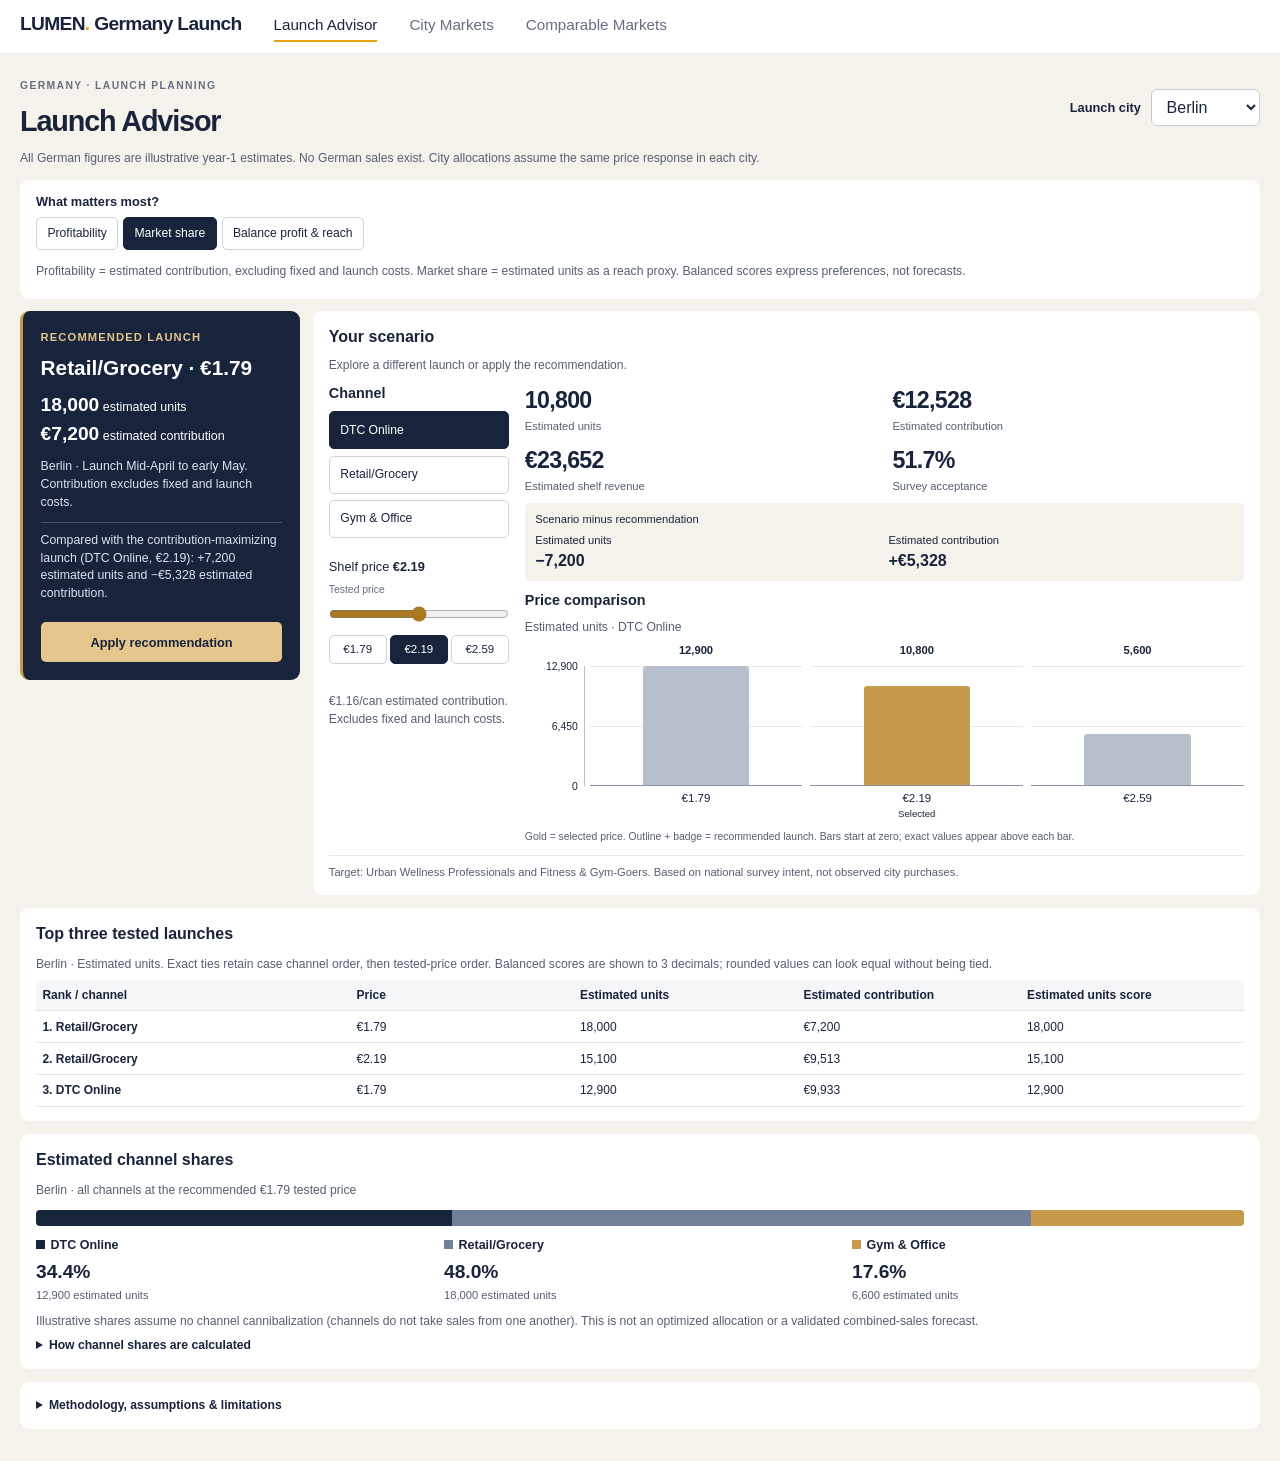
<file: public/index.html>
<!doctype html>
<html lang="en">
<head><meta charset="utf-8"><meta name="viewport" content="width=device-width, initial-scale=1">
<title>Launch Advisor — LUMEN Germany</title><link rel="icon" href="data:,">
<link rel="stylesheet" href="css/styles.css?v=compact-2"></head>
<body class="advisor-page">
<nav class="nav">
  <div class="nav-inner">
    <span class="brand">LUMEN<span class="dot">.</span> Germany Launch</span>
    <a href="index.html" class="active" aria-current="page">Launch Advisor</a>
    <a href="market.html">City Markets</a>
    <a href="benchmarks.html">Comparable Markets</a>
  </div>
</nav>

<main>
  <header class="page-heading">
    <div><p class="eyebrow">GERMANY · LAUNCH PLANNING</p><h1>Launch Advisor</h1></div>
    <div class="global-city"><label for="city-select">Launch city</label><select id="city-select" aria-describedby="estimate-note"></select></div>
  </header>
  <p id="estimate-note" class="estimate-note">All German figures are illustrative year-1 estimates. No German sales exist. City allocations assume the same price response in each city.</p>
  <section class="objective-panel" aria-labelledby="objective-label">
    <div><h2 id="objective-label">What matters most?</h2>
      <div id="objective-seg" class="choices" role="radiogroup" aria-labelledby="objective-label">
        <label class="choice"><input type="radio" name="objective" value="profit"><span>Profitability</span></label>
        <label class="choice"><input type="radio" name="objective" value="share" checked><span>Market share</span></label>
        <label class="choice"><input type="radio" name="objective" value="mix"><span>Balance profit &amp; reach</span></label>
      </div>
    </div>
    <div id="mix-control" hidden><label for="mix-slider">Profitability weight</label>
      <output id="mix-percentages" for="mix-slider">50% profitability / 50% market share</output>
      <input id="mix-slider" type="range" min="0" max="100" step="1" value="50" aria-describedby="objective-help">
      <div class="mix-endpoints"><span>100% reach</span><span>100% profit</span></div>
    </div>
    <p id="objective-help" class="bench-note">Profitability = estimated contribution, excluding fixed and launch costs. Market share = estimated units as a reach proxy. Balanced scores express preferences, not forecasts.</p>
  </section>
  <div class="decision-workspace">
    <section class="banner" id="banner" aria-labelledby="recommendation-heading">
      <h2 id="recommendation-heading">Recommended launch</h2>
      <div aria-live="polite"><p class="headline" id="banner-headline">Loading…</p>
        <p id="recommendation-metrics"></p><p class="subline" id="banner-subline"></p>
        <p id="recommendation-tradeoff"></p></div>
      <button id="apply-recommendation" type="button">Apply recommendation</button>
    </section>
    <section class="scenario-tool" aria-labelledby="scenario-heading">
      <div class="scenario-title"><h2 id="scenario-heading">Your scenario</h2><p id="scenario-match" aria-live="polite"></p></div>
      <div class="scenario-layout">
        <div class="controls" role="group" aria-label="Scenario controls">
          <div><h3 id="channel-label">Channel</h3><div class="choices" id="channel-seg" role="radiogroup" aria-labelledby="channel-label"></div></div>
          <div class="slider-wrap"><label class="title" for="price-slider">Shelf price <strong id="price-readout"></strong></label>
            <p id="price-mode" class="price-mode"></p>
            <input type="range" id="price-slider" min="179" max="259" step="1" value="219" aria-describedby="price-mode">
            <div class="tested-prices" id="tested-prices" role="radiogroup" aria-label="Tested prices"></div>
          </div>
          <p id="floor-note" class="bench-note"></p>
        </div>
        <div class="scenario-output">
          <div class="results" id="results" aria-live="polite"></div>
          <div id="scenario-difference" class="scenario-difference" aria-live="polite"></div>
          <section class="chart" aria-labelledby="chart-title"><h3 id="chart-title">Price comparison</h3>
            <p id="chart-metric" class="bench-note"></p>
            <figure id="price-figure" aria-labelledby="chart-title chart-metric" aria-describedby="chart-caption">
              <div class="price-plot"><div id="chart-axis" class="chart-axis" aria-hidden="true"></div><div id="chart-bars" class="price-bars"></div></div>
              <figcaption id="chart-caption">Gold = selected price. Outline + badge = recommended launch. Bars start at zero; exact values appear above each bar.</figcaption>
            </figure>
          </section>
        </div>
      </div>
      <p class="target-line" id="target-line"></p>
    </section>
  </div>
  <section class="ranking-panel" aria-labelledby="ranking-title"><h2 id="ranking-title">Top three tested launches</h2>
    <p id="ranking-note" class="bench-note"></p>
    <div class="table-wrap"><table id="ranking-table"></table></div>
  </section>
  <section class="sales-mix-panel" aria-labelledby="sales-mix-title">
    <h2 id="sales-mix-title">Estimated channel shares</h2>
    <div aria-live="polite"><p id="sales-mix-context" class="bench-note"></p><div id="sales-mix-bar" class="share-bar" aria-hidden="true"></div><dl id="sales-mix-values" class="sales-mix-values"></dl></div>
    <p class="bench-note">Illustrative shares assume no channel cannibalization (channels do not take sales from one another). This is not an optimized allocation or a validated combined-sales forecast.</p>
    <details><summary>How channel shares are calculated</summary><p>Each channel’s estimated units are divided by the sum across DTC, Retail and Gym &amp; Office, at the recommended common tested price. Rounding makes shares total 100%. Balance profit &amp; reach ranks launch options; its weights do not directly allocate sales. Shares change with the selected city or recommended price. Incomplete data or a zero total makes shares unavailable.</p></details>
  </section>
  <details class="assumptions">
    <summary>Methodology, assumptions &amp; limitations</summary>
    <p>Balance profit &amp; reach scores each valid tested channel/price combination for the selected city. Each metric is normalized as (value − minimum) / (maximum − minimum) across that same candidate set. Score = profitability weight × normalized contribution + market-share weight × normalized units.</p>
    <p>Missing or incomplete scenarios are excluded. If a metric is equal for every candidate, its normalized value is zero for everyone. Exact ties use the case's existing channel order, then tested-price order. At 0% or 100%, Balance profit &amp; reach reproduces the corresponding single-objective recommendation. Scores compare preferences, not future outcomes.</p>
    <ul>
      <li><strong>No German sales exist.</strong> Units are estimated from 78 weeks of
        NL/DK/SE sales, deduplicated and annualised, multiplied by the 52% relevant-category share and a 50% entry-scale assumption, then adjusted with German survey acceptance and channel intent. The city view allocates that scenario by city share, assumes the same response in every city, and rounds city units to hundreds. See the methodology in the README.</li>
      <li><strong>Only three prices were tested</strong> (€1.79, €2.19, €2.59). Slider
        positions between them are linear interpolations — exploratory only, and never
        used for the recommendation.</li>
      <li><strong>Estimated contribution</strong> uses channel economics (what LUMEN nets after
        retailer, distributor, payment and fulfilment costs), not shelf revenue. It excludes fixed and launch costs and is not net profit. Units are rounded to hundreds; money is calculated from those rounded units.</li>
      <li><strong>Seasonality</strong> comes from the monthly demand index; the launch
        window is mid-April to early May, ahead of the June–August peak; annual totals are not increased. Survey intent may not become purchases.</li>
    </ul>
  </details>
</main><script type="module" src="js/advisor.js?v=compact-2"></script></body></html>
</file>
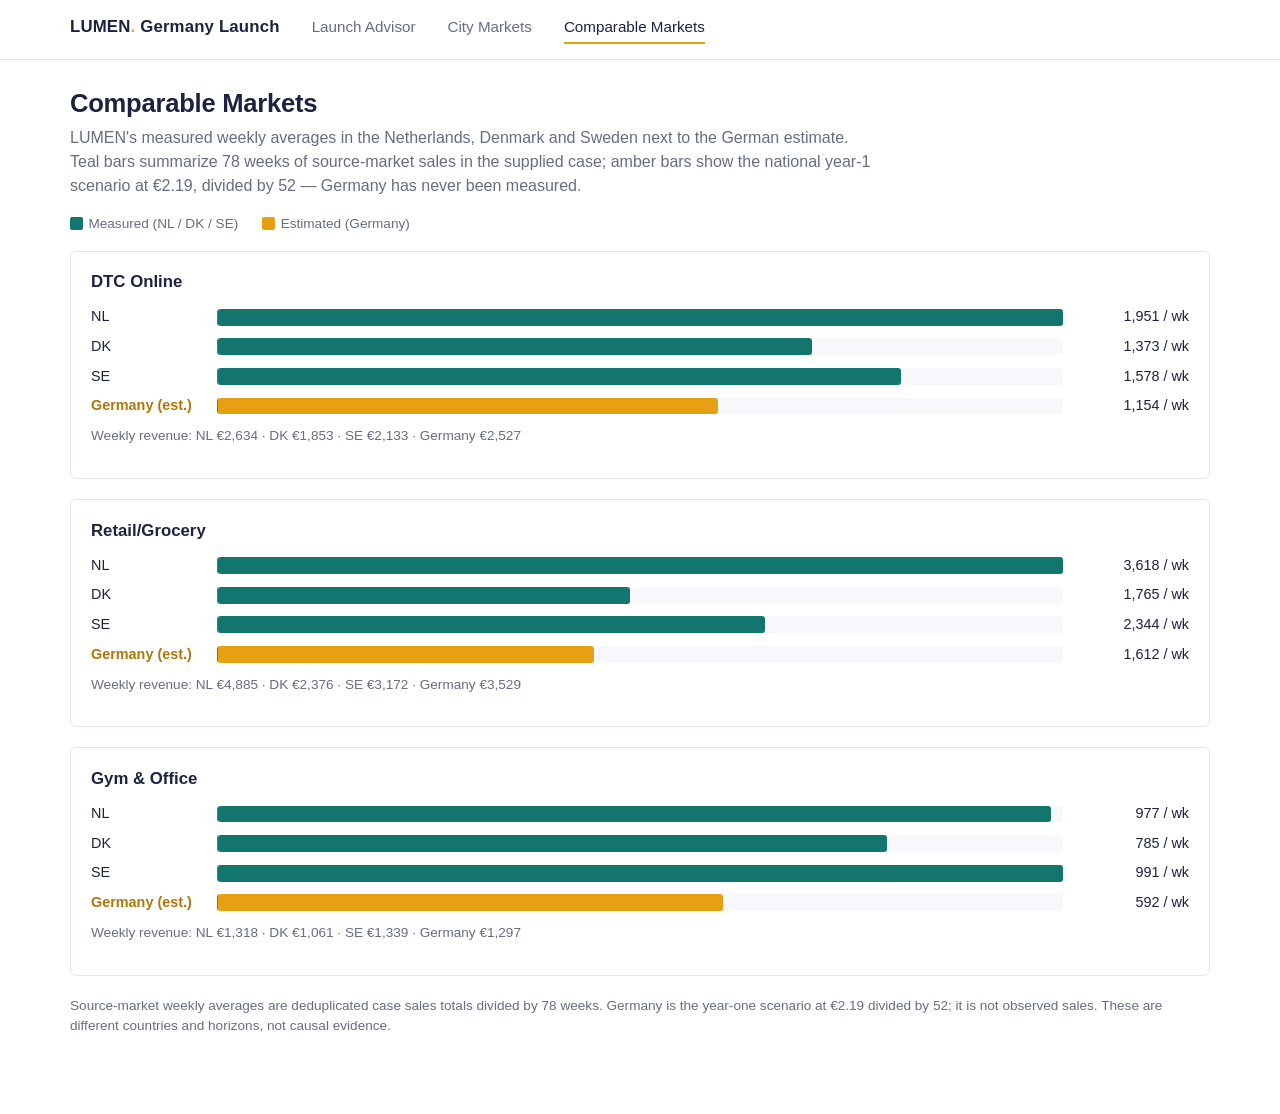
<file: public/benchmarks.html>
<!doctype html>
<html lang="en">
<head>
<meta charset="utf-8">
<meta name="viewport" content="width=device-width, initial-scale=1">
<title>Comparable Markets — LUMEN Germany</title>
<link rel="icon" href="data:,">
<link rel="stylesheet" href="css/styles.css">
</head>
<body>

<nav class="nav">
  <div class="nav-inner">
    <span class="brand">LUMEN<span class="dot">.</span> Germany Launch</span>
    <a href="index.html">Launch Advisor</a>
    <a href="market.html">City Markets</a>
    <a href="benchmarks.html" class="active" aria-current="page">Comparable Markets</a>
  </div>
</nav>

<main>
  <h1>Comparable Markets</h1>
  <p class="subtitle">LUMEN's measured weekly averages in the Netherlands, Denmark and
  Sweden next to the German estimate. Teal bars summarize 78 weeks of source-market sales in the supplied case;
  amber bars show the national year-1 scenario at €2.19, divided by 52 — Germany has never been measured.</p>

  <div class="legend">
    <span><span class="chip actual"></span>Measured (NL / DK / SE)</span>
    <span><span class="chip estimate"></span>Estimated (Germany)</span>
  </div>

  <div id="bench-container"></div>
</main>

<script type="module" src="js/benchmarks.js"></script>
</body>
</html>
</file>
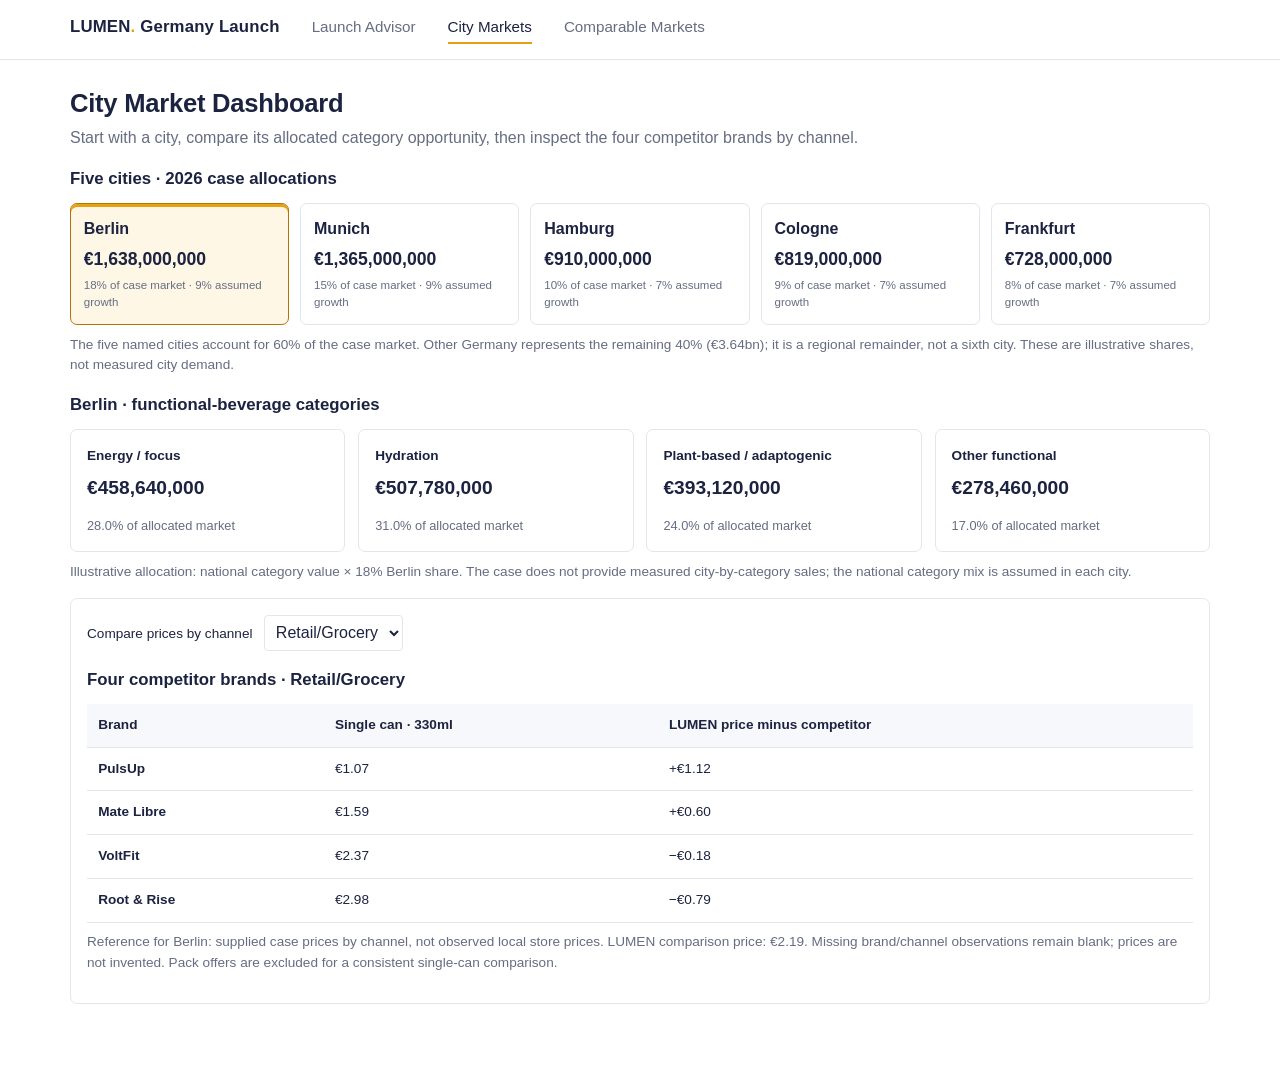
<file: public/market.html>
<!doctype html>
<html lang="en">
<head>
<meta charset="utf-8">
<meta name="viewport" content="width=device-width, initial-scale=1">
<title>City Markets — LUMEN Germany</title>
<link rel="icon" href="data:,">
<link rel="stylesheet" href="css/styles.css">
</head>
<body>

<nav class="nav">
  <div class="nav-inner">
    <span class="brand">LUMEN<span class="dot">.</span> Germany Launch</span>
    <a href="index.html">Launch Advisor</a>
    <a href="market.html" class="active" aria-current="page">City Markets</a>
    <a href="benchmarks.html">Comparable Markets</a>
  </div>
</nav>

<main>
  <h1>City Market Dashboard</h1>
  <p class="subtitle">Start with a city, compare its allocated category opportunity, then inspect the four competitor brands by channel.</p>
  <section aria-labelledby="city-heading"><h2 id="city-heading">Five cities · 2026 case allocations</h2>
    <div id="city-options" class="city-options" role="group" aria-label="Focus city"></div>
    <p class="bench-note">The five named cities account for 60% of the case market. Other Germany represents the remaining 40% (€3.64bn); it is a regional remainder, not a sixth city. These are illustrative shares, not measured city demand.</p>
  </section>
  <section aria-labelledby="category-title"><h2 id="category-title">Functional-beverage categories</h2>
    <div id="category-cards" class="category-cards" aria-live="polite"></div><p id="category-note" class="bench-note"></p>
  </section>
  <section class="competitor-panel" aria-labelledby="competitor-title">
    <label for="market-channel">Compare prices by channel</label><select id="market-channel"></select>
    <h2 id="competitor-title">Four competitor brands</h2><div class="table-wrap"><table id="competitor-table"></table></div><p id="competitor-note" class="bench-note"></p>
  </section>
</main>

<script type="module" src="js/market.js"></script>
</body>
</html>
</file>
<file: public/css/styles.css>
/* LUMEN Germany Launch Advisor — shared design system.
   Palette: white paper, deep navy ink, one amber accent (LUMEN = light).
   Teal is reserved exclusively for ACTUAL NL/DK/SE data, so "real vs
   estimated" is color-coded consistently across all pages. */

:root {
  --paper: #ffffff;
  --ink: #1c2340;
  --muted: #666d82;
  --line: #e4e6ee;
  --wash: #f7f8fb;
  --accent: #e8a013;        /* amber — estimates, highlights, LUMEN brand */
  --accent-deep: #b07708;
  --actual: #12766e;        /* teal — measured NL/DK/SE data only */
  --danger: #b3382c;
  --radius: 6px;
  --maxw: 980px;
}

* { box-sizing: border-box; }

html { font-size: 16px; }

body {
  margin: 0;
  background: var(--paper);
  color: var(--ink);
  font-family: -apple-system, BlinkMacSystemFont, "Segoe UI", Roboto,
    "Helvetica Neue", Arial, sans-serif; /* no webfonts: the project forbids external requests */
  line-height: 1.5;
}

/* ---------- navigation ---------- */

.nav {
  border-bottom: 1px solid var(--line);
}
.nav-inner {
  max-width: var(--maxw);
  margin: 0 auto;
  padding: 0.9rem 1.25rem;
  display: flex;
  align-items: baseline;
  gap: 2rem;
  flex-wrap: wrap;
}
.brand {
  font-weight: 700;
  letter-spacing: 0.01em;
  font-size: 1.05rem;
}
.brand .dot { color: var(--accent); }
.nav a {
  color: var(--muted);
  text-decoration: none;
  font-size: 0.95rem;
  padding-bottom: 0.2rem;
}
.nav a:hover { color: var(--ink); }
.nav a.active {
  color: var(--ink);
  border-bottom: 2px solid var(--accent);
}
.nav a:focus-visible, button:focus-visible, input:focus-visible {
  outline: 2px solid var(--accent);
  outline-offset: 2px;
}

/* ---------- layout ---------- */

main {
  max-width: var(--maxw);
  margin: 0 auto;
  padding: 1.5rem 1.25rem 4rem;
}
h1 {
  font-size: 1.6rem;
  margin: 0.5rem 0 0.25rem;
  letter-spacing: -0.01em;
}
.subtitle {
  color: var(--muted);
  margin: 0 0 1.5rem;
  max-width: 60ch;
}
section { margin-bottom: 2rem; }
h2 { font-size: 1.05rem; margin: 0 0 0.75rem; }

/* ---------- recommendation banner ---------- */

.banner {
  border: 1px solid var(--line);
  border-left: 4px solid var(--accent);
  border-radius: var(--radius);
  padding: 1rem 1.25rem;
  margin-bottom: 1.5rem;
  background: var(--wash);
}
.banner .headline {
  font-size: 1.2rem;
  font-weight: 700;
  margin: 0 0 0.2rem;
}
.banner .headline .flash { animation: pulse 0.6s ease 1; }
@keyframes pulse {
  0% { background: #fdeec9; }
  100% { background: transparent; }
}
@media (prefers-reduced-motion: reduce) {
  .banner .headline .flash { animation: none; }
}
.banner .subline { color: var(--muted); margin: 0; font-size: 0.92rem; }

/* ---------- controls ---------- */

.controls {
  display: flex;
  gap: 2.5rem;
  flex-wrap: wrap;
  align-items: flex-start;
  margin-bottom: 1.5rem;
}
.control label.title {
  display: block;
  font-weight: 600;
  margin-bottom: 0.5rem;
  font-size: 0.95rem;
}
.seg {
  display: inline-flex;
  border: 1px solid var(--line);
  border-radius: var(--radius);
  overflow: hidden;
}
.seg button {
  border: 0;
  background: var(--paper);
  color: var(--ink);
  padding: 0.5rem 1rem;
  font: inherit;
  font-size: 0.92rem;
  cursor: pointer;
  border-right: 1px solid var(--line);
}
.seg button:last-child { border-right: 0; }
.seg button[aria-pressed="true"] {
  background: var(--ink);
  color: #fff;
}

/* price slider */
.slider-wrap { min-width: 300px; }
.slider-row { display: flex; align-items: center; gap: 0.9rem; }
input[type="range"] {
  width: 260px;
  accent-color: var(--accent);
}
.slider-ticks {
  position: relative;
  width: 260px;
  height: 1.2rem;
  font-size: 0.78rem;
  color: var(--muted);
}
.slider-ticks span {
  position: absolute;
  transform: translateX(-50%);
}
.price-readout { font-weight: 700; font-variant-numeric: tabular-nums; }
.price-mode {
  display: inline-block;
  font-size: 0.78rem;
  border: 1px solid var(--line);
  border-radius: 999px;
  padding: 0.05rem 0.6rem;
  color: var(--muted);
  margin-left: 0.5rem;
}
.price-mode.tested { border-color: var(--ink); color: var(--ink); }
.price-mode.interp { border-color: var(--accent); color: var(--accent-deep); }

/* ---------- results ---------- */

.results {
  display: grid;
  grid-template-columns: repeat(auto-fit, minmax(180px, 1fr));
  gap: 1px;
  background: var(--line);
  border: 1px solid var(--line);
  border-radius: var(--radius);
  overflow: hidden;
}
.metric { background: var(--paper); padding: 1rem 1.1rem; }
.metric .value {
  font-size: 1.5rem;
  font-weight: 700;
  font-variant-numeric: tabular-nums;
}
.metric .label { color: var(--muted); font-size: 0.85rem; }
.metric .estimate-tag { color: var(--accent-deep); font-size: 0.75rem; }
.floor-note { font-size: 0.85rem; color: var(--muted); margin-top: 0.5rem; }
.floor-note.breach { color: var(--danger); font-weight: 600; }

.target-line { margin-top: 0.75rem; font-size: 0.92rem; }
.target-line .who { font-weight: 600; }

/* ---------- bar chart (hand-rolled) ---------- */

.chart { border: 1px solid var(--line); border-radius: var(--radius); padding: 1.1rem 1.25rem; }
.chart .bars { display: flex; gap: 2.5rem; align-items: flex-end; height: 180px; margin-top: 0.75rem; }
.chart .bar-col { flex: 1; display: flex; flex-direction: column; justify-content: flex-end; align-items: center; gap: 0.4rem; height: 100%; }
.chart .bar {
  width: 60%;
  max-width: 90px;
  background: var(--accent);
  border-radius: 3px 3px 0 0;
  transition: height 0.25s ease;
}
.chart .bar.winner { background: var(--ink); }
.chart .bar-value { font-size: 0.85rem; font-weight: 600; font-variant-numeric: tabular-nums; }
.chart .bar-label { font-size: 0.85rem; color: var(--muted); }
@media (prefers-reduced-motion: reduce) { .chart .bar { transition: none; } }

/* ---------- assumptions ---------- */

.assumptions {
  border: 1px solid var(--line);
  border-radius: var(--radius);
  padding: 1rem 1.25rem;
  background: var(--wash);
  font-size: 0.92rem;
}
.assumptions ul { margin: 0.5rem 0 0; padding-left: 1.2rem; }
.assumptions li { margin-bottom: 0.35rem; }

/* ---------- benchmarks page ---------- */

.legend { display: flex; gap: 1.5rem; font-size: 0.85rem; color: var(--muted); margin-bottom: 1rem; }
.legend .chip { display: inline-block; width: 0.8rem; height: 0.8rem; border-radius: 2px; vertical-align: -0.1rem; margin-right: 0.35rem; }
.chip.actual { background: var(--actual); }
.chip.estimate { background: var(--accent); }

.bench-block { border: 1px solid var(--line); border-radius: var(--radius); padding: 1.1rem 1.25rem; margin-bottom: 1.25rem; }
.bench-rows { margin-top: 0.75rem; display: grid; gap: 0.5rem; }
.bench-row { display: grid; grid-template-columns: 4.5rem 1fr 7.5rem; align-items: center; gap: 0.9rem; font-size: 0.9rem; }
.bench-row .track { background: var(--wash); border-radius: 3px; height: 1.05rem; position: relative; }
.bench-row .fill { position: absolute; inset: 0 auto 0 0; border-radius: 3px; }
.bench-row.actual .fill { background: var(--actual); }
.bench-row.estimate .fill { background: var(--accent); }
.bench-row.estimate .name { color: var(--accent-deep); font-weight: 600; }
.bench-row .num { text-align: right; font-variant-numeric: tabular-nums; }
.bench-note { font-size: 0.85rem; color: var(--muted); margin-top: 0.6rem; }

/* ---------- market page ---------- */

.market-grid { display: grid; grid-template-columns: minmax(280px, 420px) 1fr; gap: 2rem; }
@media (max-width: 760px) { .market-grid { grid-template-columns: 1fr; } }

.map-wrap svg { width: 100%; height: auto; display: block; }
.map-outline { fill: var(--wash); stroke: var(--ink); stroke-width: 2; stroke-linejoin: round; }
.city { cursor: pointer; }
.city circle { fill: var(--ink); opacity: 0.85; }
.city.recommended circle { fill: var(--accent); opacity: 1; }
.city text { font-size: 12px; fill: var(--ink); }
.city:hover circle, .city.selected circle { stroke: var(--accent-deep); stroke-width: 3; }

.region-card { border: 1px solid var(--line); border-radius: var(--radius); padding: 1.1rem 1.25rem; align-self: start; }
.region-card h2 { margin-bottom: 0.25rem; }
.region-card .stat { font-size: 1.4rem; font-weight: 700; font-variant-numeric: tabular-nums; }
.region-card .stat-label { color: var(--muted); font-size: 0.85rem; }
.region-card .stats { display: flex; gap: 2rem; margin: 0.75rem 0; }
.region-card .rec-badge {
  display: inline-block; font-size: 0.78rem; background: var(--accent); color: var(--ink);
  border-radius: 999px; padding: 0.1rem 0.7rem; font-weight: 600; margin-left: 0.5rem;
}

/* ---------- error state ---------- */

.error-box {
  border: 1px solid var(--danger);
  border-radius: var(--radius);
  color: var(--danger);
  padding: 1rem 1.25rem;
  max-width: 60ch;
}

/* Case adaptation: compact reading order and reliable proportional bars. */
:root { --maxw: 1180px; }
main { padding-top: 1rem; }
.subtitle { max-width: 90ch; margin-bottom: 1rem; }
.banner { margin-bottom: 1rem; }
.controls { display: grid; grid-template-columns: 1.25fr 1fr .85fr; gap: 1.5rem; margin-bottom: 1rem; }
.control { min-width: 0; }
.slider-wrap { min-width: 0; }
.seg { display: flex; }
.seg button { flex: 1; padding: .5rem .65rem; font-size: .8rem; }
input[type="range"], .slider-ticks { width: 100%; }
.slider-ticks { width: calc(100% - 24px); margin-left: 12px; }
.tested-prices { display: flex; gap: .5rem; margin-top: .35rem; }
.tested-prices button, .region-option { border: 1px solid var(--line); padding: .35rem .65rem; border-radius: 5px; background: white; color: var(--ink); cursor: pointer; }
.tested-prices button[aria-pressed="true"], .region-option[aria-pressed="true"] { background: var(--ink); color: white; }
section { margin-bottom: 1rem; }
.metric { padding: .85rem; }
.target-line, .floor-note { margin-bottom: .4rem; }
.evidence-grid { display: grid; grid-template-columns: 1fr 1.15fr; gap: 1rem; align-items: start; }
.chart .bars { height: 170px; gap: 1rem; }
.chart .bar-col { display: grid; grid-template-rows: 25px 110px 35px; gap: 0; width: 100%; }
.chart .bar-track { height: 110px; width: 100%; display: flex; align-items: flex-end; justify-content: center; border-bottom: 1px solid var(--line); }
.chart .bar { flex-shrink: 0; }
.chart .bar-value, .chart .bar-label { text-align: center; font-size: .75rem; }
.assumptions { font-size: .83rem; }
.city:focus-visible { outline: none; }.city:focus-visible circle { stroke: var(--ink); stroke-width: 4px; }
.bench-row .track { border-left: 1px solid var(--muted); }
@media (max-width: 900px) { .controls { grid-template-columns: 1fr 1fr; }.controls .control:last-child { grid-column: 1 / -1; max-width: 320px; }.evidence-grid { grid-template-columns: 1fr; } }
@media (max-width: 560px) { .nav-inner { gap: .7rem 1rem; }.brand { width: 100%; }.nav a { font-size: .8rem; }.controls { grid-template-columns: 1fr; }.results { grid-template-columns: 1fr 1fr; }.metric .value { font-size: 1.3rem; }.legend { flex-wrap: wrap; gap: .5rem; }.bench-row { grid-template-columns: 3.5rem 1fr 5.8rem; gap: .4rem; font-size: .75rem; }.market-grid { grid-template-columns: minmax(0,1fr); }.region-card .stats { flex-wrap: wrap; }.region-card .rec-badge { margin-left: 0; } }
.results { grid-template-columns: repeat(4, minmax(0,1fr)); }
@media (max-width: 900px) { .results { grid-template-columns: repeat(2, minmax(0,1fr)); } }

.city-options { display: grid; grid-template-columns: repeat(5,minmax(0,1fr)); gap: .7rem; }
.city-card { text-align: left; display: grid; gap: .3rem; border: 1px solid var(--line); border-radius: 7px; background: white; color: var(--ink); padding: .8rem; cursor: pointer; font: inherit; }
.city-card .city-name { font-weight: 700; }.city-card strong { font-size: 1.1rem; }.city-card span:last-child { font-size: .72rem; color: var(--muted); }
.city-card[aria-pressed="true"] { border-color: var(--accent-deep); background: #fff7e6; box-shadow: inset 0 3px var(--accent); }
.category-cards { display: grid; grid-template-columns: repeat(4,minmax(0,1fr)); gap: .8rem; }
.category-card { border: 1px solid var(--line); border-radius: 7px; padding: 1rem; }.category-card h3 { font-size: .85rem; margin: 0 0 .5rem; }.category-card strong { font-size: 1.2rem; }.category-card p { font-size: .8rem; color: var(--muted); margin-bottom: 0; }
.competitor-panel { border: 1px solid var(--line); padding: 1rem; border-radius: 7px; }.competitor-panel label { margin-right: .7rem; font-size: .85rem; }.competitor-panel select { font: inherit; padding: .45rem; border: 1px solid var(--line); border-radius: 4px; margin-bottom: 1rem; color: var(--ink); background: white; }
.table-wrap { overflow-x: auto; }table { width: 100%; border-collapse: collapse; font-size: .85rem; }th,td { padding: .7rem; text-align: left; border-bottom: 1px solid var(--line); }thead { background: var(--wash); }
@media(max-width: 1000px) { .city-options { grid-template-columns: repeat(3,minmax(0,1fr)); }.category-cards { grid-template-columns: repeat(2,minmax(0,1fr)); } }
@media(max-width: 560px) { .city-options { grid-template-columns: repeat(2,minmax(0,1fr)); }.city-card strong { font-size: .95rem; }.category-cards { grid-template-columns: 1fr; } }
.bench-row { grid-template-columns: 7rem 1fr 7rem; }
@media(max-width:560px) { .bench-row { grid-template-columns: 5rem 1fr 5.5rem; } }

.controls { grid-template-columns: 1fr 1.3fr 1.2fr 1fr; }
.control select { width: 100%; font: inherit; padding: .6rem; border: 1px solid var(--line); border-radius: 5px; background: white; color: var(--ink); }
@media (max-width: 1000px) { .controls { grid-template-columns: 1fr 1fr; } .controls .control:last-child { grid-column: auto; max-width: none; } }
@media (max-width: 560px) { .controls { grid-template-columns: 1fr; } }

/* Compact advisor workspace. Other market pages retain their existing styles. */
.advisor-page { background:#f5f2eb; color:#18243c; }
.advisor-page main { max-width:1280px; padding:1.1rem 1.25rem 2rem; }
.advisor-page .nav { background:#fff; }
.advisor-page .nav-inner { max-width:1280px; padding-top:.65rem; padding-bottom:.65rem; }
.advisor-page .brand { font-weight:800; letter-spacing:-.035em; font-size:1.2rem; }
.advisor-page h1 { font-size:1.8rem; letter-spacing:-.04em; margin:0; }
.advisor-page h2 { font-size:1rem; margin:0 0 .55rem; }
.advisor-page h3 { font-size:.9rem; margin:0 0 .4rem; }
.advisor-page p { margin:.4rem 0; }
.advisor-page .bench-note, .advisor-page .estimate-note { font-size:.76rem; color:#555f70; }
.advisor-page .page-heading { display:flex; justify-content:space-between; gap:1rem; align-items:center; }
.advisor-page .eyebrow { font-size:.65rem; font-weight:700; letter-spacing:.13em; color:#687080; }
.advisor-page .global-city { display:flex; align-items:center; gap:.65rem; }
.advisor-page .global-city label { font-size:.8rem; font-weight:650; }
.advisor-page select { padding:.5rem .65rem; border:1px solid #c9cbd0; border-radius:6px; background:white; color:inherit; font:inherit; }
.advisor-page .objective-panel { background:white; border-radius:9px; padding:.8rem 1rem; margin:.75rem 0; display:grid; grid-template-columns:1fr auto; gap:.3rem 1.5rem; }
.advisor-page .objective-panel h2 { font-size:.8rem; margin-bottom:.35rem; }
.advisor-page .objective-panel > .bench-note { grid-column:1/-1; }
.advisor-page #mix-control { width:300px; font-size:.73rem; }
.advisor-page #mix-control[hidden] { display:none; }
.advisor-page #mix-percentages { display:block; font-weight:650; }
.advisor-page #mix-slider { width:100%; margin:.2rem 0; accent-color:#ac7b20; }
.advisor-page .mix-endpoints { display:flex; justify-content:space-between; font-size:.65rem; color:#555f70; }
.advisor-page .choices { display:flex; gap:.3rem; flex-wrap:wrap; }
.advisor-page .choice { position:relative; display:block; margin:0; cursor:pointer; }
.advisor-page .choice input { position:absolute; opacity:0; width:1px; height:1px; }
.advisor-page .choice span { display:block; border:1px solid #ced1d7; background:#fff; border-radius:5px; padding:.5rem .65rem; font-size:.76rem; line-height:1.25; }
.advisor-page .choice input:checked + span { background:#18243c; color:#fff; border-color:#18243c; }
.advisor-page .choice input:focus-visible + span { outline:3px solid #a67619; outline-offset:2px; }
.advisor-page :is(button,input,select,summary):focus-visible { outline:3px solid #a67619; outline-offset:3px; }
.advisor-page .decision-workspace { display:grid; grid-template-columns:280px minmax(0,1fr); gap:.8rem; align-items:start; }
.advisor-page .banner { background:#18243c; border:0; border-left:3px solid #c59a4a; border-radius:9px; color:#fff; padding:1.1rem; margin:0; }
.advisor-page .banner h2 { color:#e3c58b; text-transform:uppercase; letter-spacing:.1em; font-size:.7rem; }
.advisor-page .banner .headline { color:white; font-size:1.3rem; margin:.5rem 0; line-height:1.3; }
.advisor-page .banner .subline, .advisor-page #recommendation-tradeoff { color:#dce3ef; font-size:.77rem; line-height:1.45; }
.advisor-page #recommendation-metrics { font-size:.78rem; margin:.6rem 0; }
.advisor-page #recommendation-metrics strong { font-size:1.2rem; font-variant-numeric:tabular-nums; }
.advisor-page #recommendation-tradeoff { padding-top:.55rem; border-top:1px solid #46536b; margin-top:.65rem; }
.advisor-page #apply-recommendation { border:0; border-radius:5px; background:#e5c68c; color:#18243c; font:inherit; font-size:.8rem; font-weight:700; padding:.65rem .7rem; width:100%; margin-top:.8rem; cursor:pointer; }
.advisor-page #apply-recommendation:disabled { background:#cbd2de; color:#28344a; cursor:default; }
.advisor-page .banner button:focus-visible { outline-color:#fff; }
.advisor-page .scenario-tool { background:white; border-radius:9px; padding:.9rem 1rem; margin:0; min-width:0; }
.advisor-page .scenario-title { margin-bottom:.6rem; }
.advisor-page .scenario-title h2 { margin:0; }
.advisor-page #scenario-match { font-size:.75rem; color:#555f70; }
.advisor-page .scenario-layout { display:grid; grid-template-columns:180px minmax(0,1fr); gap:1rem; align-items:start; margin:0; }
.advisor-page .controls { display:flex; flex-direction:column; gap:1rem; margin:0; padding:0; min-width:0; }
.advisor-page #channel-seg { flex-direction:column; gap:.4rem; }
.advisor-page #channel-seg .choice { width:100%; }
.advisor-page #channel-seg .choice span { padding:.65rem; }
.advisor-page .slider-wrap label.title { font-size:.8rem; }
.advisor-page .price-mode { margin:.25rem 0; display:block; font-size:.65rem; padding:0; border:0; background:transparent; }
.advisor-page #price-slider { width:100%; accent-color:#a87920; margin:.3rem 0; }
.advisor-page .tested-prices { display:flex; gap:.2rem; margin:.35rem 0; }
.advisor-page .tested-prices .choice { flex:1; }
.advisor-page .tested-prices .choice span { padding:.4rem .2rem; font-size:.72rem; text-align:center; }
.advisor-page .scenario-output { min-width:0; }
.advisor-page .results { display:grid; grid-template-columns:1fr 1fr; border:0; margin:0; gap:.5rem 1rem; }
.advisor-page .metric { padding:0; border:0; }
.advisor-page .metric .value { font-size:1.45rem; font-weight:750; letter-spacing:-.03em; font-variant-numeric:tabular-nums; }
.advisor-page .metric .label { font-size:.7rem; color:#555f70; }
.advisor-page .scenario-difference { margin:.55rem 0; padding:.5rem .65rem; background:#f5f2eb; border-radius:5px; font-size:.7rem; }
.advisor-page .scenario-difference p { margin:0 0 .25rem; }
.advisor-page .scenario-difference dl { display:grid; grid-template-columns:1fr 1fr; gap:.5rem; margin:0; }
.advisor-page .scenario-difference dd { margin:0; font-weight:700; font-size:1rem; }
.advisor-page .chart { border:0; padding:0; margin:.5rem 0 0; }
.advisor-page .chart h3 { margin:0; }
.advisor-page .chart figure { margin:.3rem 0 0; }
.advisor-page .price-plot { display:grid; grid-template-columns:60px minmax(0,1fr); gap:.3rem; }
.advisor-page .chart-axis { height:120px; margin-top:24px; position:relative; border-right:1px solid #b8bfcb; }
.advisor-page .chart-axis span { position:absolute; right:6px; transform:translateY(50%); font-size:.65rem; white-space:nowrap; }
.advisor-page .price-bars { display:grid; grid-template-columns:repeat(3,minmax(0,1fr)); gap:.5rem; }
.advisor-page .price-column { display:grid; grid-template-rows:24px 120px 44px; text-align:center; min-width:0; }
.advisor-page .exact-value { font-size:.7rem; font-weight:700; white-space:nowrap; }
.advisor-page .plot-slot { position:relative; background:repeating-linear-gradient(to top,transparent 0,transparent calc(50% - 1px),#e7e9ed calc(50% - 1px),#e7e9ed 50%); }
.advisor-page .plot-slot::after { content:''; position:absolute; width:100%; left:0; bottom:var(--zero); border-top:1px solid #8993a4; }
.advisor-page .price-bar { position:absolute; width:50%; left:25%; background:#b7bfcd; border-radius:3px 3px 0 0; }
.advisor-page .price-bar.selected { background:#c59a4a; }
.advisor-page .price-bar.recommended { outline:2px solid #18243c; outline-offset:2px; }
.advisor-page .price-label { padding-top:.2rem; font-size:.72rem; }
.advisor-page .price-label small { display:block; font-size:.6rem; }
.advisor-page .rec-badge { color:#18243c; font-weight:750; }
.advisor-page figcaption { font-size:.65rem; color:#555f70; line-height:1.35; }
.advisor-page .target-line { font-size:.7rem; margin:.65rem 0 0; padding-top:.5rem; border-top:1px solid #e8e9eb; color:#555f70; }
.advisor-page .ranking-panel, .advisor-page .sales-mix-panel, .advisor-page .assumptions { background:#fff; border:0; border-radius:9px; padding:.9rem 1rem; margin:.8rem 0 0; }
.advisor-page .ranking-panel table { font-size:.75rem; table-layout:fixed; }
.advisor-page .ranking-panel th, .advisor-page .ranking-panel td { padding:.4rem; overflow-wrap:anywhere; }
.advisor-page .ranking-panel th:first-child { width:26%; }
.advisor-page .ranking-panel thead { background:#f5f6f8; }
.advisor-page .tie-label { display:block; font-size:.65rem; font-weight:400; }
.advisor-page .sales-mix-values { display:grid; grid-template-columns:repeat(3,minmax(0,1fr)); gap:1rem; margin:.5rem 0; }
.advisor-page .sales-mix-item dt { font-size:.78rem; font-weight:650; }
.advisor-page .sales-mix-item dt i { display:inline-block; width:9px; height:9px; margin-right:.35rem; }
.advisor-page .sales-mix-item dd { font-size:1.2rem; font-weight:750; margin:.2rem 0 0; }
.advisor-page .sales-mix-item small { display:block; font-size:.7rem; font-weight:400; color:#555f70; }
.advisor-page .share-bar { display:flex; height:16px; overflow:hidden; border-radius:4px; margin:.65rem 0; }
.advisor-page .share-0 { background:#18243c; }.advisor-page .share-1 { background:#718098; }.advisor-page .share-2 { background:#c59a4a; }
.advisor-page details { font-size:.76rem; }
.advisor-page summary { font-weight:650; cursor:pointer; }
.sr-only { position:absolute; width:1px; height:1px; padding:0; margin:-1px; overflow:hidden; clip:rect(0,0,0,0); white-space:nowrap; border:0; }
@media(min-width:1400px) { .advisor-page .results { grid-template-columns:repeat(4,minmax(0,1fr)); } }
@media(max-width:1000px) { .advisor-page .decision-workspace { grid-template-columns:1fr; }.advisor-page .banner { display:grid; grid-template-columns:1fr auto; column-gap:1rem; }.advisor-page .banner h2 { grid-column:1/-1; }.advisor-page #apply-recommendation { width:190px; align-self:center; }.advisor-page .objective-panel { grid-template-columns:1fr; }.advisor-page #mix-control { width:100%; max-width:400px; } }
@media(max-width:600px) {
 .advisor-page main { padding:.8rem .75rem; }.advisor-page .page-heading { align-items:flex-start; }.advisor-page h1 { font-size:1.4rem; }.advisor-page .global-city { display:block; }.advisor-page .global-city label { display:block; font-size:.7rem; }.advisor-page select { font-size:.8rem; max-width:125px; }
 .advisor-page .banner { display:block; }.advisor-page #apply-recommendation { width:100%; }.advisor-page .scenario-layout { grid-template-columns:1fr; gap:.6rem; }.advisor-page .controls { gap:.65rem; }.advisor-page .controls > div:last-child { max-width:none; }
 .advisor-page .sales-mix-values { gap:.5rem; }.advisor-page .sales-mix-item dt { font-size:.68rem; }.advisor-page .sales-mix-item dd { font-size:1rem; }.advisor-page .ranking-panel th,.advisor-page .ranking-panel td { font-size:.65rem; padding:.3rem .15rem; }.advisor-page .ranking-panel { padding:.8rem .5rem; }
 .advisor-page .price-plot { grid-template-columns:48px minmax(0,1fr); }.advisor-page .exact-value { font-size:.65rem; }.advisor-page .price-bars { gap:.35rem; }.advisor-page .price-label small { font-size:.55rem; }
}
.advisor-page .controls { align-items:stretch; flex-wrap:nowrap; }
.advisor-page .controls > div { width:100%; }
.advisor-page .slider-wrap { min-width:0; }
.advisor-page .results { background:transparent; border-radius:0; }
</file>
